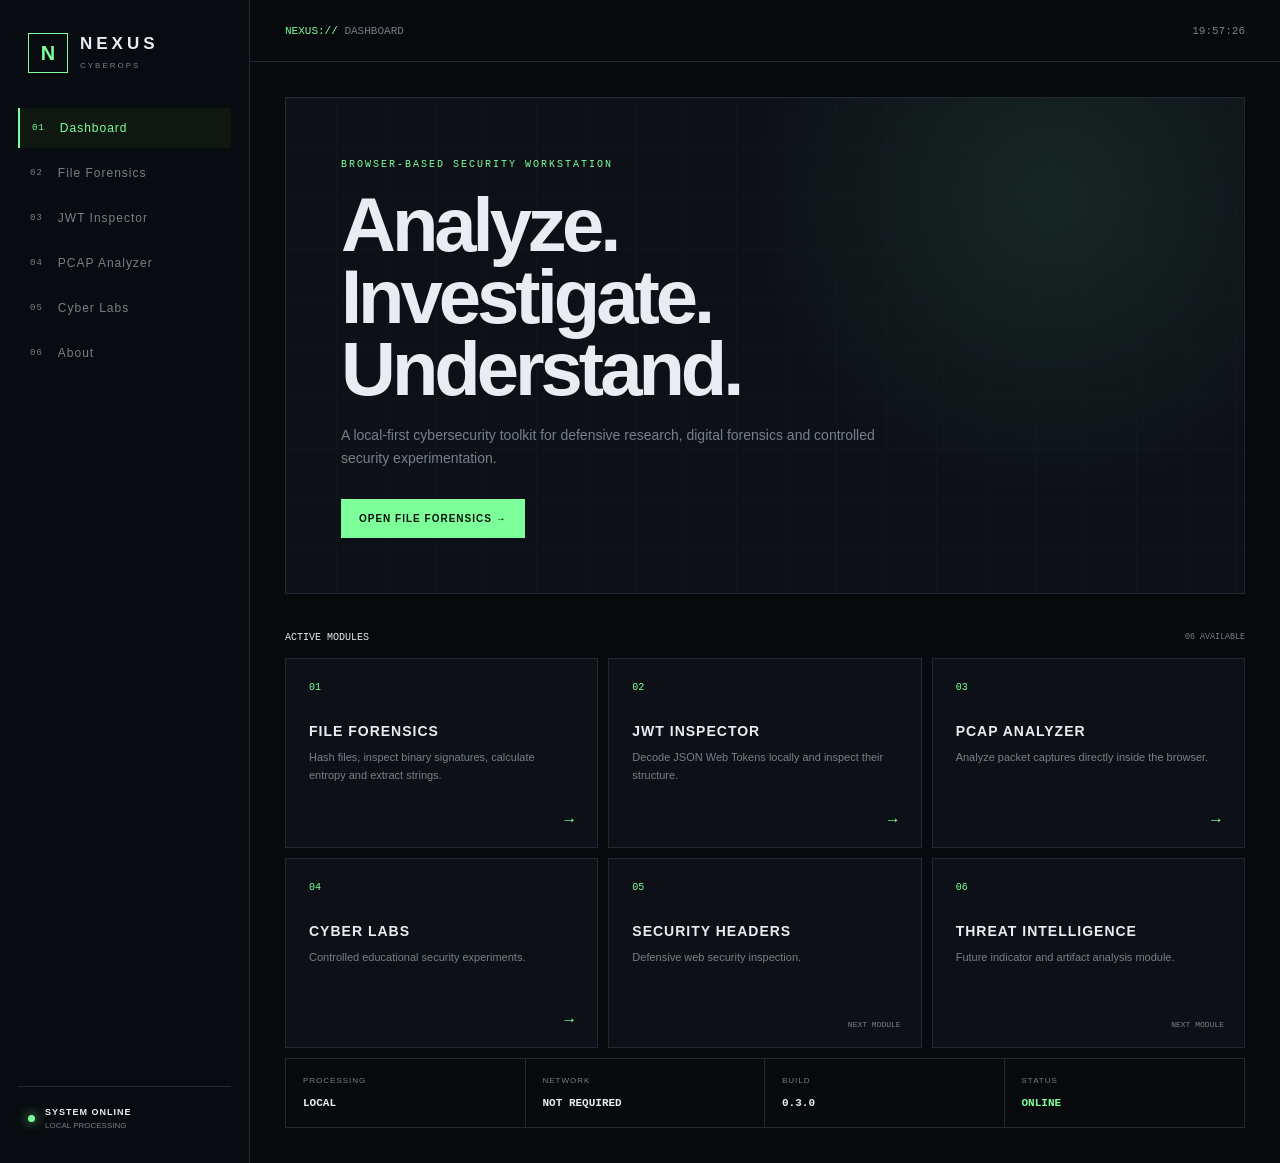
<file: index.html>
<!DOCTYPE html>
<html lang="en">

<head>

    <meta charset="UTF-8">

    <meta
        name="viewport"
        content="width=device-width, initial-scale=1.0"
    >

    <title>NEXUS // CyberOps</title>

    <link
        rel="stylesheet"
        href="style.css"
    >

</head>


<body>


<div class="app">


    <!-- SIDEBAR -->

    <aside class="sidebar">


        <div class="brand">

            <div class="brand-mark">
                N
            </div>

            <div>

                <h1>NEXUS</h1>

                <span>
                    CYBEROPS
                </span>

            </div>

        </div>


        <nav>


            <button
                class="nav-btn active"
                data-page="dashboard"
            >

                <span>01</span>

                Dashboard

            </button>


            <button
                class="nav-btn"
                data-page="hash"
            >

                <span>02</span>

                File Forensics

            </button>


            <button
                class="nav-btn"
                data-page="jwt"
            >

                <span>03</span>

                JWT Inspector

            </button>


            <button
                class="nav-btn"
                data-page="pcap"
            >

                <span>04</span>

                PCAP Analyzer

            </button>


            <button
                class="nav-btn"
                data-page="labs"
            >

                <span>05</span>

                Cyber Labs

            </button>


            <button
                class="nav-btn"
                data-page="about"
            >

                <span>06</span>

                About

            </button>


        </nav>


        <div class="sidebar-footer">

            <div class="status-dot"></div>

            <div>

                <strong>
                    SYSTEM ONLINE
                </strong>

                <small>
                    LOCAL PROCESSING
                </small>

            </div>

        </div>


    </aside>



    <!-- MAIN -->

    <main class="main">


        <header class="topbar">

            <div>

                <span class="terminal-label">
                    NEXUS://
                </span>

                <span id="current-page">
                    DASHBOARD
                </span>

            </div>


            <div id="clock">
                --:--:--
            </div>

        </header>



        <!-- ================= DASHBOARD ================= -->

        <section
            class="page active"
            id="dashboard"
        >


            <div class="hero">

                <div class="hero-grid"></div>


                <div class="hero-content">

                    <span class="eyebrow">
                        BROWSER-BASED SECURITY WORKSTATION
                    </span>


                    <h2>

                        Analyze.<br>
                        Investigate.<br>
                        Understand.

                    </h2>


                    <p>

                        A local-first cybersecurity
                        toolkit for defensive research,
                        digital forensics and controlled
                        security experimentation.

                    </p>


                    <button
                        class="primary-btn"
                        data-open="hash"
                    >

                        OPEN FILE FORENSICS →

                    </button>

                </div>

            </div>



            <div class="section-title">

                <span>
                    ACTIVE MODULES
                </span>

                <small>
                    06 AVAILABLE
                </small>

            </div>



            <div class="module-grid">


                <article
                    class="module-card"
                    data-open="hash"
                >

                    <div class="module-number">
                        01
                    </div>

                    <h3>
                        FILE FORENSICS
                    </h3>

                    <p>
                        Hash files, inspect binary
                        signatures, calculate entropy
                        and extract strings.
                    </p>

                    <span class="module-arrow">
                        →
                    </span>

                </article>



                <article
                    class="module-card"
                    data-open="jwt"
                >

                    <div class="module-number">
                        02
                    </div>

                    <h3>
                        JWT INSPECTOR
                    </h3>

                    <p>
                        Decode JSON Web Tokens locally
                        and inspect their structure.
                    </p>

                    <span class="module-arrow">
                        →
                    </span>

                </article>



                <article
                    class="module-card"
                    data-open="pcap"
                >

                    <div class="module-number">
                        03
                    </div>

                    <h3>
                        PCAP ANALYZER
                    </h3>

                    <p>
                        Analyze packet captures directly
                        inside the browser.
                    </p>

                    <span class="module-arrow">
                        →
                    </span>

                </article>



                <article
                    class="module-card"
                    data-open="labs"
                >

                    <div class="module-number">
                        04
                    </div>

                    <h3>
                        CYBER LABS
                    </h3>

                    <p>
                        Controlled educational security
                        experiments.
                    </p>

                    <span class="module-arrow">
                        →
                    </span>

                </article>



                <article class="module-card">

                    <div class="module-number">
                        05
                    </div>

                    <h3>
                        SECURITY HEADERS
                    </h3>

                    <p>
                        Defensive web security inspection.
                    </p>

                    <span class="coming">
                        NEXT MODULE
                    </span>

                </article>



                <article class="module-card">

                    <div class="module-number">
                        06
                    </div>

                    <h3>
                        THREAT INTELLIGENCE
                    </h3>

                    <p>
                        Future indicator and artifact
                        analysis module.
                    </p>

                    <span class="coming">
                        NEXT MODULE
                    </span>

                </article>


            </div>



            <div class="stats">


                <div>

                    <span>
                        PROCESSING
                    </span>

                    <strong>
                        LOCAL
                    </strong>

                </div>


                <div>

                    <span>
                        NETWORK
                    </span>

                    <strong>
                        NOT REQUIRED
                    </strong>

                </div>


                <div>

                    <span>
                        BUILD
                    </span>

                    <strong>
                        0.3.0
                    </strong>

                </div>


                <div>

                    <span>
                        STATUS
                    </span>

                    <strong class="green">
                        ONLINE
                    </strong>

                </div>


            </div>


        </section>



        <!-- ================= FILE FORENSICS ================= -->

        <section
            class="page"
            id="hash"
        >


            <div class="page-heading">

                <span class="eyebrow">
                    MODULE 01
                </span>

                <h2>
                    FILE FORENSICS
                </h2>

                <p>
                    Inspect files directly inside
                    your browser.
                </p>

            </div>



            <div
                class="upload-box"
                id="drop-zone"
            >

                <div class="upload-icon">
                    ↑
                </div>

                <h3>
                    DROP FILE HERE
                </h3>

                <p>
                    or select a file from your device
                </p>


                <label class="file-btn">

                    SELECT FILE

                    <input
                        type="file"
                        id="file-input"
                        hidden
                    >

                </label>


                <small>
                    LOCAL BROWSER PROCESSING
                </small>

            </div>



            <div
                class="result-panel hidden"
                id="hash-results"
            >


                <div class="result-header">


                    <div>

                        <span>
                            FILE
                        </span>

                        <strong id="file-name">
                            —
                        </strong>

                    </div>


                    <div>

                        <span>
                            SIZE
                        </span>

                        <strong id="file-size">
                            —
                        </strong>

                    </div>


                </div>



                <div class="forensic-grid">


                    <div class="forensic-card">

                        <span>
                            FILE TYPE
                        </span>

                        <strong id="file-type">
                            —
                        </strong>

                    </div>


                    <div class="forensic-card">

                        <span>
                            MIME TYPE
                        </span>

                        <strong id="mime-type">
                            —
                        </strong>

                    </div>


                    <div class="forensic-card">

                        <span>
                            ENTROPY
                        </span>

                        <strong id="entropy">
                            —
                        </strong>

                    </div>


                    <div class="forensic-card">

                        <span>
                            MAGIC BYTES
                        </span>

                        <strong
                            id="magic-bytes"
                            class="mono"
                        >
                            —
                        </strong>

                    </div>


                </div>



                <div class="hash-result">

                    <label>
                        SHA-256
                    </label>

                    <div
                        class="hash-value"
                        id="sha256"
                    >
                        —
                    </div>

                </div>


                <div class="hash-result">

                    <label>
                        SHA-384
                    </label>

                    <div
                        class="hash-value"
                        id="sha384"
                    >
                        —
                    </div>

                </div>


                <div class="hash-result">

                    <label>
                        SHA-512
                    </label>

                    <div
                        class="hash-value"
                        id="sha512"
                    >
                        —
                    </div>

                </div>



                <div class="strings-section">

                    <div class="strings-heading">
                        PRINTABLE STRINGS
                    </div>

                    <pre id="file-strings">
—
                    </pre>

                </div>


            </div>


        </section>



        <!-- ================= JWT ================= -->

        <section
            class="page"
            id="jwt"
        >


            <div class="page-heading">

                <span class="eyebrow">
                    MODULE 02
                </span>

                <h2>
                    JWT INSPECTOR
                </h2>

                <p>
                    Decode JWT structure locally.
                </p>

            </div>



            <div class="jwt-layout">


                <div class="jwt-input">

                    <label>
                        JWT TOKEN
                    </label>


                    <textarea
                        id="jwt-input"
                        placeholder="Paste a JWT here..."
                    ></textarea>


                    <button
                        class="primary-btn"
                        id="decode-jwt"
                    >

                        DECODE TOKEN →

                    </button>


                    <div
                        class="jwt-error"
                        id="jwt-error"
                    ></div>


                </div>



                <div class="jwt-output">


                    <div class="json-box">

                        <div class="json-title">
                            HEADER
                        </div>

                        <pre id="jwt-header">
—
                        </pre>

                    </div>


                    <div class="json-box">

                        <div class="json-title">
                            PAYLOAD
                        </div>

                        <pre id="jwt-payload">
—
                        </pre>

                    </div>


                </div>


            </div>


        </section>



        <!-- ================= PCAP ================= -->

        <section
            class="page"
            id="pcap"
        >


            <div class="page-heading">

                <span class="eyebrow">
                    MODULE 03
                </span>

                <h2>
                    PCAP ANALYZER
                </h2>

                <p>
                    Analyze packet captures locally
                    without uploading them.
                </p>

            </div>



            <div
                class="upload-box"
                id="pcap-drop-zone"
            >

                <div class="upload-icon">
                    ◈
                </div>

                <h3>
                    DROP PCAP / PCAPNG
                </h3>

                <p>
                    Upload a network capture for analysis
                </p>


                <label class="file-btn">

                    SELECT CAPTURE

                    <input
                        type="file"
                        id="pcap-input"
                        accept=".pcap,.pcapng,.cap"
                        hidden
                    >

                </label>


                <small>
                    ANALYSIS RUNS LOCALLY IN YOUR BROWSER
                </small>

            </div>



            <div
                id="pcap-error"
                class="pcap-error"
            ></div>



            <div
                class="pcap-results hidden"
                id="pcap-results"
            >


                <div class="pcap-file-header">

                    <div>

                        <span>
                            CAPTURE
                        </span>

                        <strong id="pcap-file-name">
                            —
                        </strong>

                    </div>


                    <div>

                        <span>
                            FORMAT
                        </span>

                        <strong id="pcap-format">
                            —
                        </strong>

                    </div>


                </div>



                <div class="pcap-stats">


                    <div>

                        <span>
                            PACKETS
                        </span>

                        <strong id="packet-count">
                            0
                        </strong>

                    </div>


                    <div>

                        <span>
                            BYTES
                        </span>

                        <strong id="packet-bytes">
                            0
                        </strong>

                    </div>


                    <div>

                        <span>
                            IPv4
                        </span>

                        <strong id="ipv4-count">
                            0
                        </strong>

                    </div>


                    <div>

                        <span>
                            TCP
                        </span>

                        <strong id="tcp-count">
                            0
                        </strong>

                    </div>


                    <div>

                        <span>
                            UDP
                        </span>

                        <strong id="udp-count">
                            0
                        </strong>

                    </div>


                    <div>

                        <span>
                            ICMP
                        </span>

                        <strong id="icmp-count">
                            0
                        </strong>

                    </div>


                </div>



                <div class="pcap-columns">


                    <div class="pcap-panel">

                        <div class="panel-heading">
                            PROTOCOL DISTRIBUTION
                        </div>

                        <div id="protocol-stats">
                            —
                        </div>

                    </div>



                    <div class="pcap-panel">

                        <div class="panel-heading">
                            TOP ENDPOINTS
                        </div>

                        <div id="endpoint-stats">
                            —
                        </div>

                    </div>


                </div>



                <div class="pcap-panel packet-panel">

                    <div class="panel-heading">

                        PACKET TIMELINE

                        <span id="packet-range">
                            —
                        </span>

                    </div>


                    <div class="table-wrap">

                        <table>

                            <thead>

                                <tr>

                                    <th>
                                        #
                                    </th>

                                    <th>
                                        TIME
                                    </th>

                                    <th>
                                        SOURCE
                                    </th>

                                    <th>
                                        DESTINATION
                                    </th>

                                    <th>
                                        PROTOCOL
                                    </th>

                                    <th>
                                        LENGTH
                                    </th>

                                </tr>

                            </thead>


                            <tbody
                                id="packet-table"
                            ></tbody>

                        </table>

                    </div>

                </div>


            </div>


        </section>



        <!-- ================= LABS ================= -->

        <section
            class="page"
            id="labs"
        >


            <div class="page-heading">

                <span class="eyebrow">
                    MODULE 04
                </span>

                <h2>
                    CYBER LABS
                </h2>

                <p>
                    Controlled educational security experiments.
                </p>

            </div>



            <div class="labs-grid">


                <article class="lab-card">

                    <span>
                        LAB 01
                    </span>

                    <h3>
                        HASH DETECTION
                    </h3>

                    <p>
                        Understand how cryptographic hashes
                        identify data.
                    </p>

                    <button
                        class="secondary-btn"
                        data-open="hash"
                    >
                        LAUNCH →
                    </button>

                </article>



                <article class="lab-card">

                    <span>
                        LAB 02
                    </span>

                    <h3>
                        JWT STRUCTURE
                    </h3>

                    <p>
                        Explore JWT headers and payloads.
                    </p>

                    <button
                        class="secondary-btn"
                        data-open="jwt"
                    >
                        LAUNCH →
                    </button>

                </article>



                <article class="lab-card">

                    <span>
                        LAB 03
                    </span>

                    <h3>
                        PACKET ANALYSIS
                    </h3>

                    <p>
                        Explore network captures and
                        protocol behavior.
                    </p>

                    <button
                        class="secondary-btn"
                        data-open="pcap"
                    >
                        LAUNCH →
                    </button>

                </article>


            </div>


        </section>



        <!-- ================= ABOUT ================= -->

        <section
            class="page"
            id="about"
        >


            <div class="page-heading">

                <span class="eyebrow">
                    SYSTEM INFORMATION
                </span>

                <h2>
                    ABOUT NEXUS
                </h2>

            </div>



            <div class="about-card">

                <h3>
                    NEXUS // CYBEROPS
                </h3>


                <p>
                    NEXUS is a browser-based cybersecurity
                    workstation designed for defensive security
                    learning, digital forensics and controlled
                    experimentation.
                </p>


                <p>
                    Current modules process files and network
                    captures locally in the browser wherever
                    technically possible.
                </p>



                <div class="about-grid">


                    <div>

                        <span>
                            ARCHITECTURE
                        </span>

                        <strong>
                            CLIENT-SIDE
                        </strong>

                    </div>


                    <div>

                        <span>
                            NETWORK
                        </span>

                        <strong>
                            NOT REQUIRED
                        </strong>

                    </div>


                    <div>

                        <span>
                            VERSION
                        </span>

                        <strong>
                            0.3.0
                        </strong>

                    </div>


                    <div>

                        <span>
                            PROJECT
                        </span>

                        <strong>
                            OPEN SOURCE
                        </strong>

                    </div>


                </div>


            </div>


        </section>


    </main>

</div>


<script src="app.js"></script>

</body>

</html>
</file>
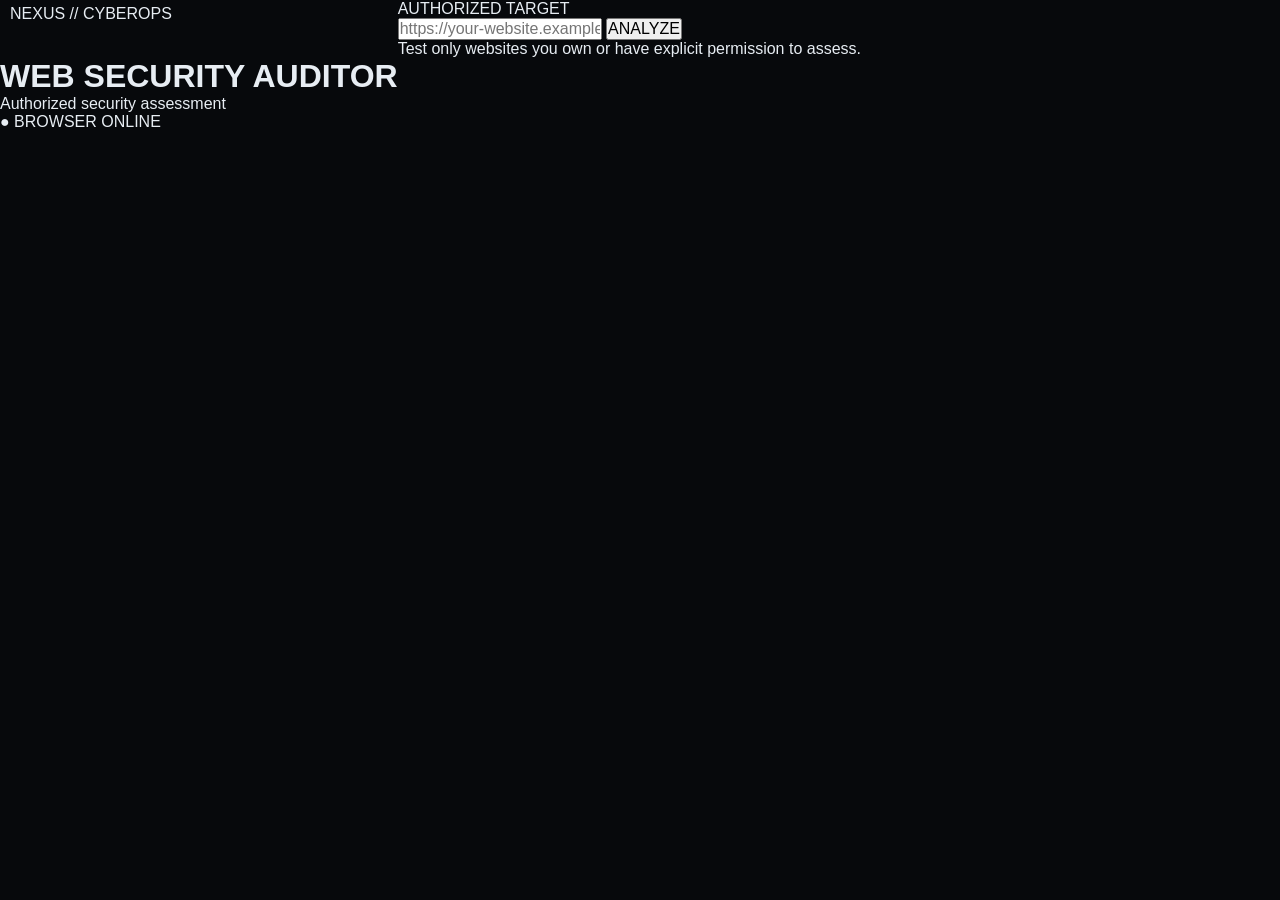
<file: web-security.html>
<!DOCTYPE html>
<html lang="en">
<head>
  <meta charset="UTF-8">
  <meta name="viewport" content="width=device-width, initial-scale=1.0">
  <title>NEXUS // Web Security</title>
  <link rel="stylesheet" href="style.css">
</head>

<body>

  <main class="app">

    <header>
      <div>
        <div class="brand">NEXUS // CYBEROPS</div>
        <h1>WEB SECURITY AUDITOR</h1>
        <p>Authorized security assessment</p>
      </div>

      <div class="status">
        ● BROWSER ONLINE
      </div>
    </header>

    <section class="target-box">

      <label>AUTHORIZED TARGET</label>

      <div class="target-row">
        <input
          id="target"
          type="url"
          placeholder="https://your-website.example"
        >

        <button id="auditBtn">
          ANALYZE
        </button>
      </div>

      <p class="notice">
        Test only websites you own or have explicit permission to assess.
      </p>

    </section>

    <section id="loading" class="hidden">
      ANALYZING RESPONSE...
    </section>

    <section id="error" class="error hidden"></section>

    <section id="results" class="hidden">

      <div class="grid">

        <div class="card">
          <span>STATUS</span>
          <strong id="status">—</strong>
        </div>

        <div class="card">
          <span>HTTPS</span>
          <strong id="https">—</strong>
        </div>

        <div class="card">
          <span>RESPONSE TIME</span>
          <strong id="time">—</strong>
        </div>

        <div class="card">
          <span>FINDINGS</span>
          <strong id="count">—</strong>
        </div>

      </div>

      <section class="panel">

        <h2>SECURITY HEADERS</h2>

        <div id="headers"></div>

      </section>

      <section class="panel">

        <h2>FINDINGS</h2>

        <div id="findings"></div>

      </section>

    </section>

  </main>

  <script src="app.js"></script>

</body>
</html>
</file>
<file: style.css>
* {
    box-sizing: border-box;
    margin: 0;
    padding: 0;
}

:root {
    --bg: #07090c;
    --panel: #0d1117;
    --panel2: #10151c;
    --border: #202833;
    --text: #e7edf3;
    --muted: #75808c;
    --accent: #7dff9a;
    --danger: #ff6670;
}

body {
    background: var(--bg);
    color: var(--text);
    font-family: Arial, Helvetica, sans-serif;
    min-height: 100vh;
}

button,
textarea,
input {
    font: inherit;
}

button {
    cursor: pointer;
}

.app {
    display: flex;
    min-height: 100vh;
}


/* SIDEBAR */

.sidebar {
    width: 250px;
    min-height: 100vh;
    background: #080b0f;
    border-right: 1px solid var(--border);
    padding: 28px 18px;
    display: flex;
    flex-direction: column;
}

.brand {
    display: flex;
    align-items: center;
    gap: 12px;
    padding: 5px 10px 35px;
}

.brand-mark {
    width: 40px;
    height: 40px;
    border: 1px solid var(--accent);
    display: grid;
    place-items: center;
    color: var(--accent);
    font-weight: bold;
    font-size: 20px;
}

.brand h1 {
    font-size: 17px;
    letter-spacing: 4px;
}

.brand span {
    color: var(--muted);
    font-size: 8px;
    letter-spacing: 2px;
}

nav {
    display: flex;
    flex-direction: column;
    gap: 5px;
}

.nav-btn {
    border: 0;
    background: transparent;
    color: var(--muted);
    text-align: left;
    padding: 13px 12px;
    display: flex;
    gap: 15px;
    align-items: center;
    font-size: 12px;
    letter-spacing: 1px;
    transition: .2s;
}

.nav-btn span {
    font-family: monospace;
    font-size: 9px;
}

.nav-btn:hover {
    color: var(--text);
    background: #0e1319;
}

.nav-btn.active {
    color: var(--accent);
    background: #101812;
    border-left: 2px solid var(--accent);
}

.sidebar-footer {
    margin-top: auto;
    border-top: 1px solid var(--border);
    padding: 20px 10px 5px;
    display: flex;
    gap: 10px;
    align-items: center;
}

.sidebar-footer strong {
    display: block;
    font-size: 9px;
    letter-spacing: 1px;
}

.sidebar-footer small {
    display: block;
    color: var(--muted);
    font-size: 8px;
    margin-top: 4px;
}

.status-dot {
    width: 7px;
    height: 7px;
    border-radius: 50%;
    background: var(--accent);
    box-shadow: 0 0 12px var(--accent);
}


/* MAIN */

.main {
    flex: 1;
    min-width: 0;
}

.topbar {
    height: 62px;
    border-bottom: 1px solid var(--border);
    display: flex;
    align-items: center;
    justify-content: space-between;
    padding: 0 35px;
    font-family: monospace;
    font-size: 11px;
    color: var(--muted);
}

.terminal-label {
    color: var(--accent);
}


/* PAGES */

.page {
    display: none;
    padding: 35px;
    max-width: 1500px;
    margin: auto;
}

.page.active {
    display: block;
}


/* HERO */

.hero {
    position: relative;
    min-height: 420px;
    overflow: hidden;
    background:
        radial-gradient(
            circle at 80% 20%,
            rgba(125,255,154,.09),
            transparent 35%
        ),
        var(--panel);
    border: 1px solid var(--border);
    display: flex;
    align-items: center;
}

.hero-grid {
    position: absolute;
    inset: 0;
    opacity: .2;
    background-image:
        linear-gradient(
            var(--border) 1px,
            transparent 1px
        ),
        linear-gradient(
            90deg,
            var(--border) 1px,
            transparent 1px
        );
    background-size: 50px 50px;
}

.hero-content {
    position: relative;
    padding: 55px;
    max-width: 720px;
}

.eyebrow {
    color: var(--accent);
    font-family: monospace;
    font-size: 10px;
    letter-spacing: 2px;
}

.hero h2 {
    margin: 18px 0;
    font-size: clamp(42px, 6vw, 76px);
    line-height: .95;
    letter-spacing: -4px;
}

.hero p {
    color: var(--muted);
    max-width: 570px;
    line-height: 1.7;
    font-size: 14px;
    margin-bottom: 28px;
}

.primary-btn {
    background: var(--accent);
    color: #061009;
    border: 0;
    padding: 14px 18px;
    font-size: 10px;
    font-weight: bold;
    letter-spacing: 1px;
}

.primary-btn:hover {
    opacity: .85;
}


/* MODULES */

.section-title {
    display: flex;
    justify-content: space-between;
    margin: 38px 0 15px;
    font-family: monospace;
    font-size: 10px;
    color: var(--muted);
}

.section-title span {
    color: var(--text);
}

.module-grid {
    display: grid;
    grid-template-columns: repeat(3, 1fr);
    gap: 10px;
}

.module-card {
    min-height: 190px;
    position: relative;
    background: var(--panel);
    border: 1px solid var(--border);
    padding: 23px;
    transition: .2s;
}

.module-card:hover {
    border-color: #41505d;
    transform: translateY(-2px);
}

.module-number {
    color: var(--accent);
    font-family: monospace;
    font-size: 10px;
    margin-bottom: 30px;
}

.module-card h3 {
    font-size: 14px;
    letter-spacing: 1px;
    margin-bottom: 10px;
}

.module-card p {
    color: var(--muted);
    font-size: 11px;
    line-height: 1.6;
    max-width: 280px;
}

.module-arrow {
    position: absolute;
    right: 20px;
    bottom: 18px;
    color: var(--accent);
}

.coming {
    position: absolute;
    bottom: 18px;
    right: 20px;
    color: var(--muted);
    font-family: monospace;
    font-size: 8px;
}


/* STATS */

.stats {
    margin-top: 10px;
    display: grid;
    grid-template-columns: repeat(4, 1fr);
    border: 1px solid var(--border);
}

.stats div {
    padding: 17px;
    border-right: 1px solid var(--border);
}

.stats div:last-child {
    border-right: 0;
}

.stats span,
.about-grid span {
    display: block;
    color: var(--muted);
    font-size: 8px;
    letter-spacing: 1px;
    margin-bottom: 7px;
}

.stats strong,
.about-grid strong {
    font-family: monospace;
    font-size: 11px;
}

.green {
    color: var(--accent);
}


/* PAGE HEADING */

.page-heading {
    margin-bottom: 30px;
}

.page-heading h2 {
    font-size: 40px;
    letter-spacing: -1px;
    margin: 10px 0;
}

.page-heading p {
    color: var(--muted);
    font-size: 13px;
}


/* UPLOAD */

.upload-box {
    min-height: 270px;
    border: 1px dashed #39434e;
    background: var(--panel);
    display: flex;
    flex-direction: column;
    justify-content: center;
    align-items: center;
    text-align: center;
    transition: .2s;
}

.upload-box.dragging {
    border-color: var(--accent);
    background: #0c1710;
}

.upload-icon {
    font-size: 35px;
    color: var(--accent);
    margin-bottom: 15px;
}

.upload-box h3 {
    font-size: 14px;
    letter-spacing: 2px;
}

.upload-box p {
    color: var(--muted);
    font-size: 11px;
    margin: 8px 0 20px;
}

.file-btn {
    background: #161d25;
    border: 1px solid var(--border);
    padding: 12px 18px;
    color: var(--text);
    font-size: 9px;
    letter-spacing: 1px;
    cursor: pointer;
}

.upload-box small {
    margin-top: 18px;
    color: var(--muted);
    font-family: monospace;
    font-size: 8px;
}


/* GENERAL */

.hidden {
    display: none !important;
}


/* FILE FORENSICS */

.result-panel {
    margin-top: 15px;
    background: var(--panel);
    border: 1px solid var(--border);
}

.result-header,
.pcap-file-header {
    display: flex;
    justify-content: space-between;
    padding: 20px;
    border-bottom: 1px solid var(--border);
}

.result-header span,
.pcap-file-header span {
    display: block;
    color: var(--muted);
    font-size: 8px;
    letter-spacing: 1px;
    margin-bottom: 6px;
}

.result-header strong,
.pcap-file-header strong {
    font-family: monospace;
    font-size: 12px;
}

.forensic-grid {
    display: grid;
    grid-template-columns: repeat(2, 1fr);
}

.forensic-card {
    padding: 20px;
    border-right: 1px solid var(--border);
    border-bottom: 1px solid var(--border);
}

.forensic-card span {
    display: block;
    color: var(--muted);
    font-size: 9px;
    letter-spacing: 1px;
    margin-bottom: 8px;
}

.forensic-card strong {
    font-family: monospace;
    font-size: 13px;
}

.mono {
    color: var(--accent);
}

.hash-result {
    padding: 18px 20px;
    border-bottom: 1px solid var(--border);
}

.hash-result label {
    display: block;
    color: var(--muted);
    font-size: 9px;
    margin-bottom: 8px;
}

.hash-value {
    color: var(--accent);
    font-family: monospace;
    font-size: 11px;
    word-break: break-all;
    line-height: 1.6;
}

.strings-section {
    padding: 20px;
}

.strings-heading {
    color: var(--muted);
    font-size: 10px;
    letter-spacing: 1px;
    margin-bottom: 12px;
}

#file-strings {
    background: #05070a;
    border: 1px solid var(--border);
    padding: 15px;
    max-height: 250px;
    overflow: auto;
    white-space: pre-wrap;
    word-break: break-all;
    color: #b9c4cf;
    font-family: monospace;
    font-size: 12px;
}


/* JWT */

.jwt-layout {
    display: grid;
    grid-template-columns: 1fr 1fr;
    gap: 15px;
}

.jwt-input,
.json-box {
    background: var(--panel);
    border: 1px solid var(--border);
    padding: 20px;
}

.jwt-input label {
    display: block;
    color: var(--muted);
    font-size: 9px;
    letter-spacing: 1px;
    margin-bottom: 12px;
}

textarea {
    width: 100%;
    min-height: 220px;
    resize: vertical;
    background: #05070a;
    color: var(--text);
    border: 1px solid var(--border);
    outline: none;
    padding: 15px;
    font-family: monospace;
    font-size: 12px;
    margin-bottom: 12px;
}

textarea:focus {
    border-color: #46535e;
}

.jwt-output {
    display: flex;
    flex-direction: column;
    gap: 15px;
}

.json-box pre {
    color: #b9c4cf;
    font-family: monospace;
    font-size: 11px;
    white-space: pre-wrap;
    overflow: auto;
    max-height: 250px;
    line-height: 1.6;
}

.json-title {
    color: var(--accent);
    font-size: 9px;
    letter-spacing: 1px;
    margin-bottom: 14px;
}

.jwt-error,
.pcap-error {
    color: var(--danger);
    font-family: monospace;
    font-size: 10px;
    margin-top: 10px;
}


/* PCAP */

.pcap-results {
    margin-top: 15px;
}

.pcap-stats {
    display: grid;
    grid-template-columns: repeat(6, 1fr);
    border: 1px solid var(--border);
    background: var(--panel);
}

.pcap-stats div {
    padding: 18px;
    border-right: 1px solid var(--border);
}

.pcap-stats div:last-child {
    border-right: 0;
}

.pcap-stats span {
    display: block;
    color: var(--muted);
    font-family: monospace;
    font-size: 8px;
    margin-bottom: 9px;
}

.pcap-stats strong {
    font-family: monospace;
    font-size: 18px;
    color: var(--accent);
}

.pcap-columns {
    margin-top: 15px;
    display: grid;
    grid-template-columns: 1fr 1fr;
    gap: 15px;
}

.pcap-panel {
    background: var(--panel);
    border: 1px solid var(--border);
}

.panel-heading {
    padding: 15px 18px;
    border-bottom: 1px solid var(--border);
    color: var(--muted);
    font-family: monospace;
    font-size: 9px;
    letter-spacing: 1px;
    display: flex;
    justify-content: space-between;
}

.protocol-row,
.endpoint-row {
    padding: 13px 18px;
    border-bottom: 1px solid var(--border);
    display: flex;
    justify-content: space-between;
    font-family: monospace;
    font-size: 10px;
}

.protocol-row:last-child,
.endpoint-row:last-child {
    border-bottom: 0;
}

.protocol-name,
.endpoint-name {
    color: var(--text);
}

.protocol-value,
.endpoint-value {
    color: var(--accent);
}

.packet-panel {
    margin-top: 15px;
}

.table-wrap {
    overflow-x: auto;
    max-height: 500px;
    overflow-y: auto;
}

table {
    width: 100%;
    border-collapse: collapse;
    min-width: 850px;
}

th {
    position: sticky;
    top: 0;
    background: #10151c;
    color: var(--muted);
    font-family: monospace;
    font-size: 8px;
    letter-spacing: 1px;
    text-align: left;
    padding: 12px;
    border-bottom: 1px solid var(--border);
}

td {
    padding: 11px 12px;
    border-bottom: 1px solid var(--border);
    font-family: monospace;
    font-size: 10px;
    color: #b9c4cf;
}

tr:hover td {
    background: #11171e;
}

td:nth-child(5) {
    color: var(--accent);
}


/* LABS */

.labs-grid {
    display: grid;
    grid-template-columns: repeat(3, 1fr);
    gap: 15px;
}

.lab-card {
    background: var(--panel);
    border: 1px solid var(--border);
    padding: 25px;
    min-height: 270px;
    display: flex;
    flex-direction: column;
}

.lab-card > span {
    color: var(--accent);
    font-family: monospace;
    font-size: 9px;
}

.lab-card h3 {
    margin: 25px 0 12px;
    font-size: 15px;
}

.lab-card p {
    color: var(--muted);
    font-size: 12px;
    line-height: 1.7;
    margin-bottom: auto;
}

.secondary-btn {
    width: fit-content;
    background: transparent;
    color: var(--accent);
    border: 1px solid var(--border);
    padding: 10px 14px;
    font-size: 9px;
    letter-spacing: 1px;
}

.secondary-btn:hover {
    border-color: var(--accent);
}


/* ABOUT */

.about-card {
    max-width: 900px;
    background: var(--panel);
    border: 1px solid var(--border);
    padding: 35px;
}

.about-card h3 {
    font-size: 20px;
    letter-spacing: 2px;
    margin-bottom: 20px;
}

.about-card p {
    color: var(--muted);
    font-size: 13px;
    line-height: 1.8;
    margin-bottom: 15px;
}

.about-grid {
    margin-top: 30px;
    display: grid;
    grid-template-columns: repeat(4, 1fr);
    border-top: 1px solid var(--border);
}

.about-grid div {
    padding: 18px 12px 0 0;
}


/* RESPONSIVE */

@media (max-width: 1100px) {

    .pcap-stats {
        grid-template-columns: repeat(3, 1fr);
    }

    .module-grid {
        grid-template-columns: repeat(2, 1fr);
    }

}

@media (max-width: 900px) {

    .sidebar {
        width: 190px;
    }

    .jwt-layout,
    .pcap-columns {
        grid-template-columns: 1fr;
    }

    .labs-grid {
        grid-template-columns: 1fr;
    }

}

@media (max-width: 650px) {

    .app {
        display: block;
    }

    .sidebar {
        width: 100%;
        min-height: auto;
        border-right: 0;
        border-bottom: 1px solid var(--border);
    }

    .brand {
        padding-bottom: 20px;
    }

    nav {
        display: grid;
        grid-template-columns: repeat(2, 1fr);
    }

    .sidebar-footer {
        display: none;
    }

    .topbar {
        padding: 0 18px;
    }

    .page {
        padding: 20px;
    }

    .hero-content {
        padding: 30px;
    }

    .hero h2 {
        font-size: 45px;
    }

    .module-grid,
    .stats,
    .forensic-grid,
    .about-grid,
    .pcap-stats {
        grid-template-columns: 1fr;
    }

    .stats div,
    .pcap-stats div {
        border-right: 0;
        border-bottom: 1px solid var(--border);
    }

    .stats div:last-child,
    .pcap-stats div:last-child {
        border-bottom: 0;
    }

}
</file>
